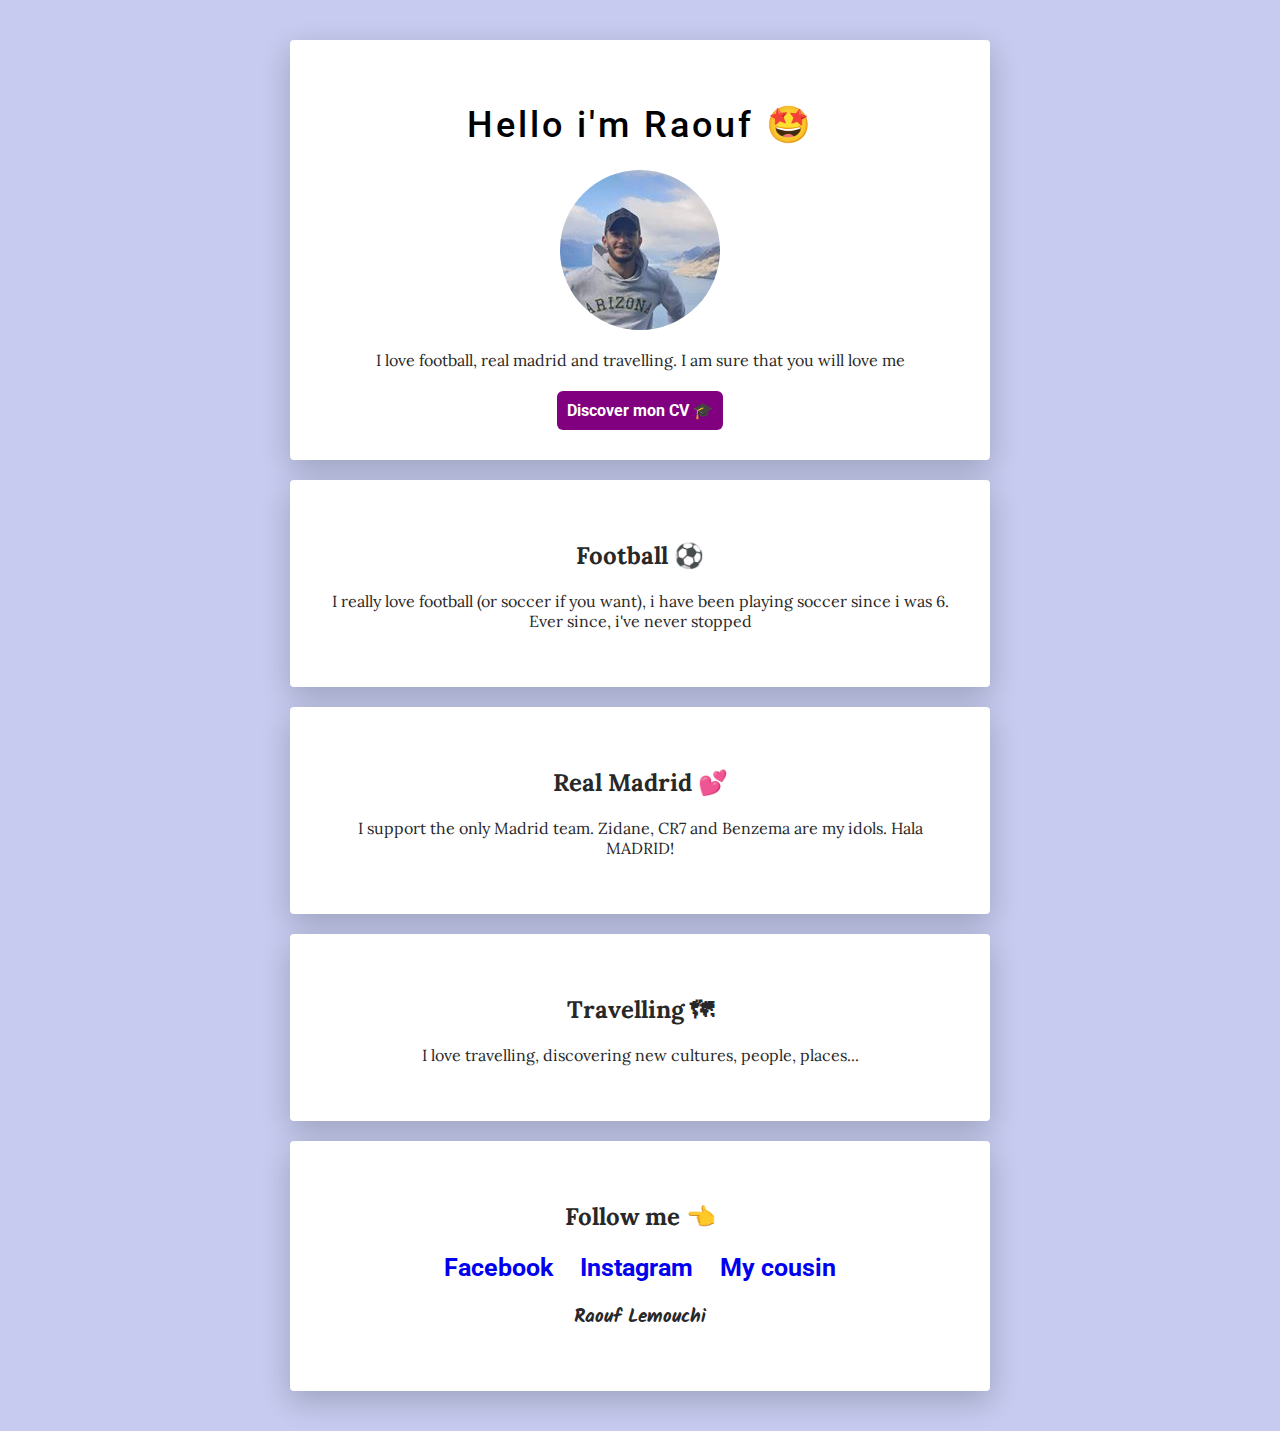
<file: index.html>
<!DOCTYPE html>


<html>

 <head>
	<title> Raouf Lemouchi's profile</title>
	<meta name="description" content="this is the profile of Raouf ">
    <meta charset="utf-8">	
    <link href="https://fonts.googleapis.com/css?family=Lora:400,700|Roboto:300,500&display=swap" rel="stylesheet">
    <link href="https://fonts.googleapis.com/css?family=Kalam:700&display=swap" rel="stylesheet">
    <link rel="stylesheet" type="text/css" href="style.css">
 </head>


 <body>

 <div class="container">
 
 <div class="card-white" id="introduction">
	<h1> Hello i'm Raouf 🤩</h1>
	<img src="images/Profile.jpg" class="img-circle" alt="Lemouchi Raouf"
	> 
	<p> I love football, real madrid and travelling. I am sure that you will love me</p>
    <a href="https://www.linkedin.com/in/raouf-lemouchi-598765174/" class="btn-blue" target="_blank"> Discover mon CV  🎓</a>
 </div>

 <div class="card-white">
	<h2> Football ⚽</h2>
	<p> I really love football (or soccer if you want), i have been playing soccer since i was 6. Ever since, i've never stopped</p>
 </div>

 <div class="card-white">
	<h2>Real Madrid 💕</h2>
	 <p> I support the only Madrid team. Zidane, CR7 and Benzema are my idols. Hala MADRID!</p>
 </div>

 <div class="card-white">
	<h2>Travelling 🗺</h2>
	<p> I love travelling, discovering new cultures, people, places... </p>
 </div>

 <div class="card-white">
 	<h2> Follow me 👈</h2>
	<ul class="list-inline">
	 <li>
	  <a href="https://www.facebook.com/raouf.lemouchi" target="_blank">Facebook</a>
	 </li>
	 <li>
	 <a href="https://www.instagram.com/lemouchir/" target="_blank">Instagram</a>
	</li>
	<li>
	 <a href="https://en.wikipedia.org/wiki/Karim_Benzema" target="_blank">My cousin</a>
	</li>
    </ul>
     <h3> Raouf Lemouchi </h3>
  </div>

 </div>

 </body>
</html>
</file>
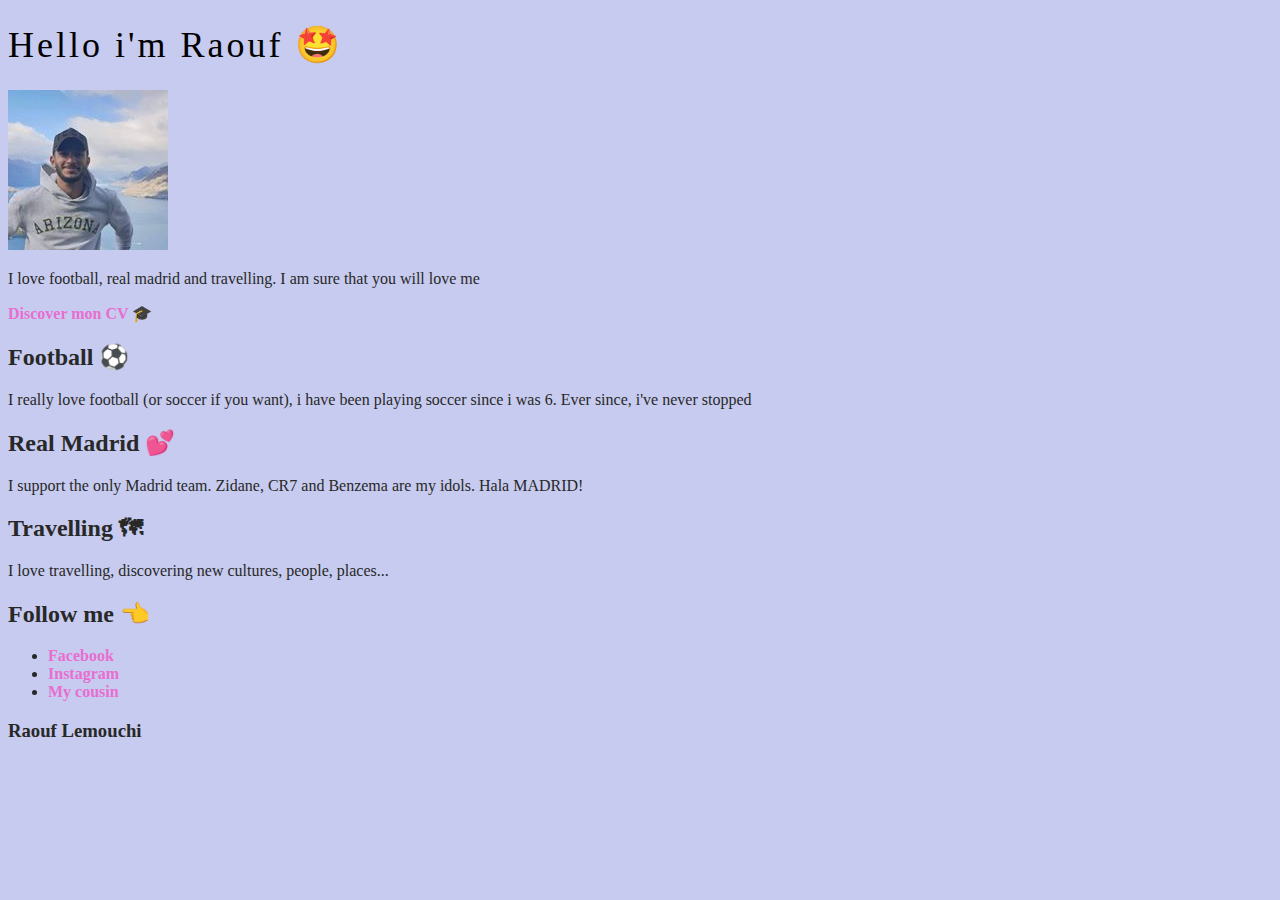
<file: my-profile/images/Raouf Lemouchi's profile.htm>
<!DOCTYPE html>
<!-- saved from url=(0060)file:///Users/OpinionDoxatique/Desktop/my-profile/index.html -->
<html><head><meta http-equiv="Content-Type" content="text/html; charset=UTF-8">
	<title> Raouf Lemouchi's profile</title>
	<meta name="description" content="this is the profile of Raouf ">
    	
    <link href="./Raouf Lemouchi&#39;s profile_files/css" rel="stylesheet">
    <link href="./Raouf Lemouchi&#39;s profile_files/css(1)" rel="stylesheet">
    <link rel="stylesheet" type="text/css" href="./Raouf Lemouchi&#39;s profile_files/style.css">

</head>

<body>


<div>
	<h1> Hello i'm Raouf 🤩</h1>
	<img src="./Raouf Lemouchi&#39;s profile_files/Profile.jpg" alt="Lemouchi Raouf"> 
	<p> I love football, real madrid and travelling. I am sure that you will love me</p>
    <a href="https://www.linkedin.com/in/raouf-lemouchi-598765174/" target="_blank"> Discover mon CV  🎓</a>
</div>


<div>
	<h2> Football ⚽</h2>
	<p> I really love football (or soccer if you want), i have been playing soccer since i was 6. Ever since, i've never stopped</p>
</div>
 

<div>
	<h2>Real Madrid 💕</h2>
	 <p> I support the only Madrid team. Zidane, CR7 and Benzema are my idols. Hala MADRID!</p>
</div>
  


<div>
	<h2>Travelling 🗺</h2>
	<p> I love travelling, discovering new cultures, people, places... </p>
</div>
  
<div>
	<h2> Follow me 👈</h2>
	<ul>
	 <li>
	  <a href="https://www.facebook.com/raouf.lemouchi" target="_blank">Facebook</a>
	 </li>
	 <li>
	 <a href="https://www.instagram.com/lemouchir/" target="_blank">Instagram</a>
	</li>
	<li>
	 <a href="https://en.wikipedia.org/wiki/Karim_Benzema" target="_blank">My cousin</a>
	</li>
    </ul>
     <h3> Raouf Lemouchi</h3>
</div>









</body></html>
</file>
<file: style.css>
/* color and fonts */

body {
    background-color: #c6cbef;
    color: rgb(40, 40, 40);
    font-family: 'Lora';
    font-size: 16px
}


h1,h2 {
	font-family: roboto
}

h1 {
   color: black;
   font-weight: 500;
   letter-spacing: 3px;
   font-size: 36px;
}

h2 {
    color: rgb(40, 40, 40);
    font-family: 'Lora';
    font-size: 19
    px;
}

h3 {
	font-family: 'Kalam'
}

a {
  text-decoration: none;
  font-family: roboto;
  font-weight: bold;
}

a:hover {
	color:rgb(200, 40, 89);
}


/* custom design w classes */

.container {
	width: 700px;
	margin: 40px auto;
}


@media (max-width: 790px){
	.container{
		width: 600
	}
}
@media (max-width: 650px){
	.container{
		width: 400px
	}
}


.card-white {
	background-color: white;
	padding: 40px;
	box-shadow: 0px 10px 30px rgba(0,0,0,0.2);
	border-radius: 4px;
	margin: 20px 0px;
	text-align: center;
}

.img-circle {
	border-radius: 50%
}

.btn-blue {
	background-color: purple;
	color: white;
	padding: 10px;
	border-radius: 6px

}

.btn-blue:hover {
	background-color: red;
	color:white;
}

.list-inline{
	list-style: none;
	padding-left: 0px;

}

.list-inline li {
	display: inline;
	padding: 10px;
	color: black;
	font-size: 25px;
}

#introduction p{
	margin-bottom: 30px;

}
</file>
